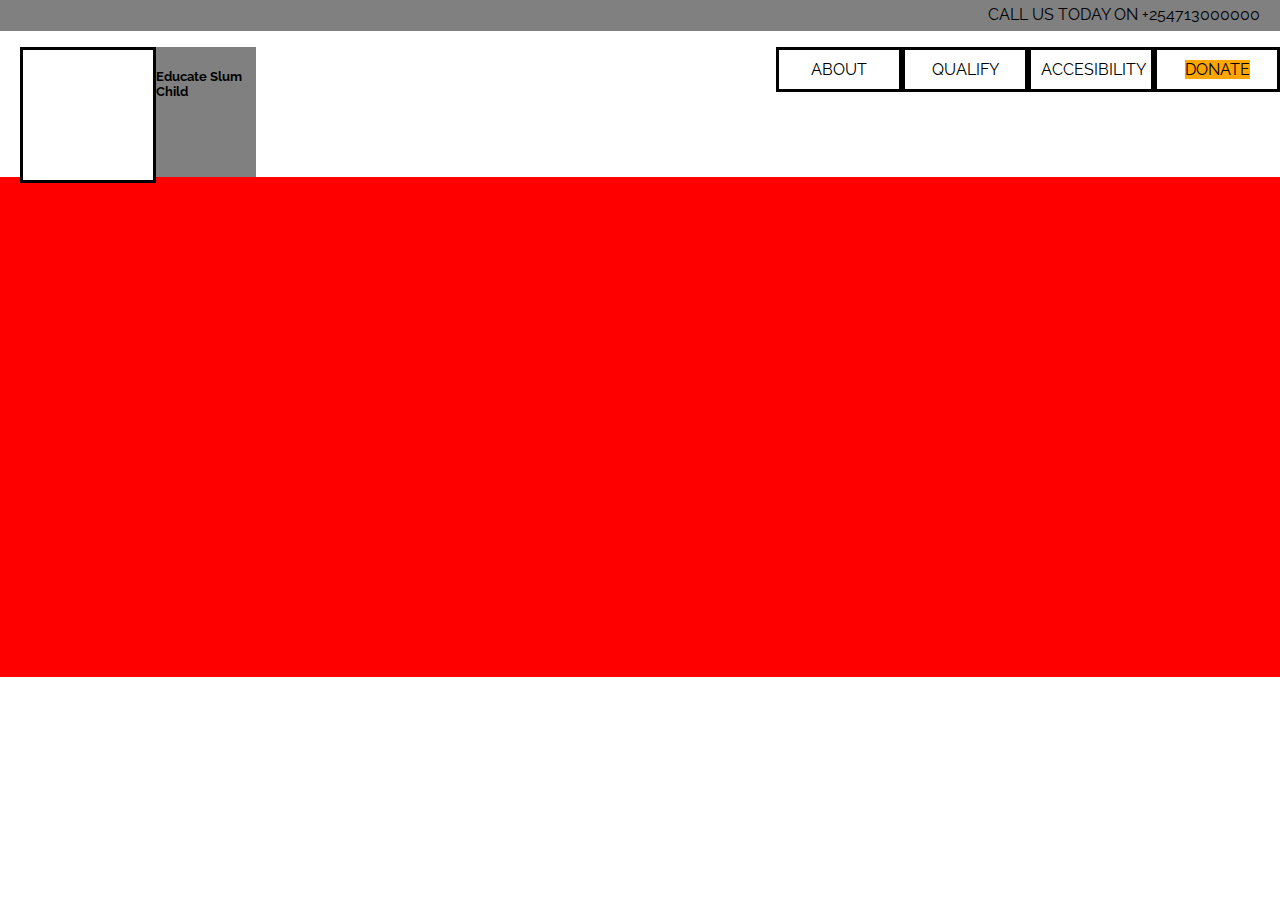
<file: pages/index.html>
<!DOCTYPE html>
<html>
    <head>
        <meta charset="utf-8">
        <title>EducateSlumChild</title>
        <link rel="stylesheet" href="../styles/style_index.css">
        <link href="https://fonts.googleapis.com/css?family=Raleway" rel="stylesheet">
        <script src="../scripts/script.js" charset="utf-8"></script>
    </head>
    <body>
        <div class="call_us">
            <span>CALL US TODAY ON +254713000000</span>
        </div>
        <div class="header">
            <div class="logo">
            </div>
            <div class="organisation">
                <h5>Educate Slum Child</h5>
            </div>
            <div class="links_in_header">
                <ul>
                    <li >
                        <a id="donate_button_header">DONATE</a>
                     </li>
                    <li>ACCESIBILITY</li>
                    <li>QUALIFY</li>
                    <li>ABOUT</li>
                </ul>
            </div>

        </div>
        <div class="slideshow_content">

        </div>
        <div class="who_we_are">
            <p></p>
        </div>
    </body>
</html>
</file>
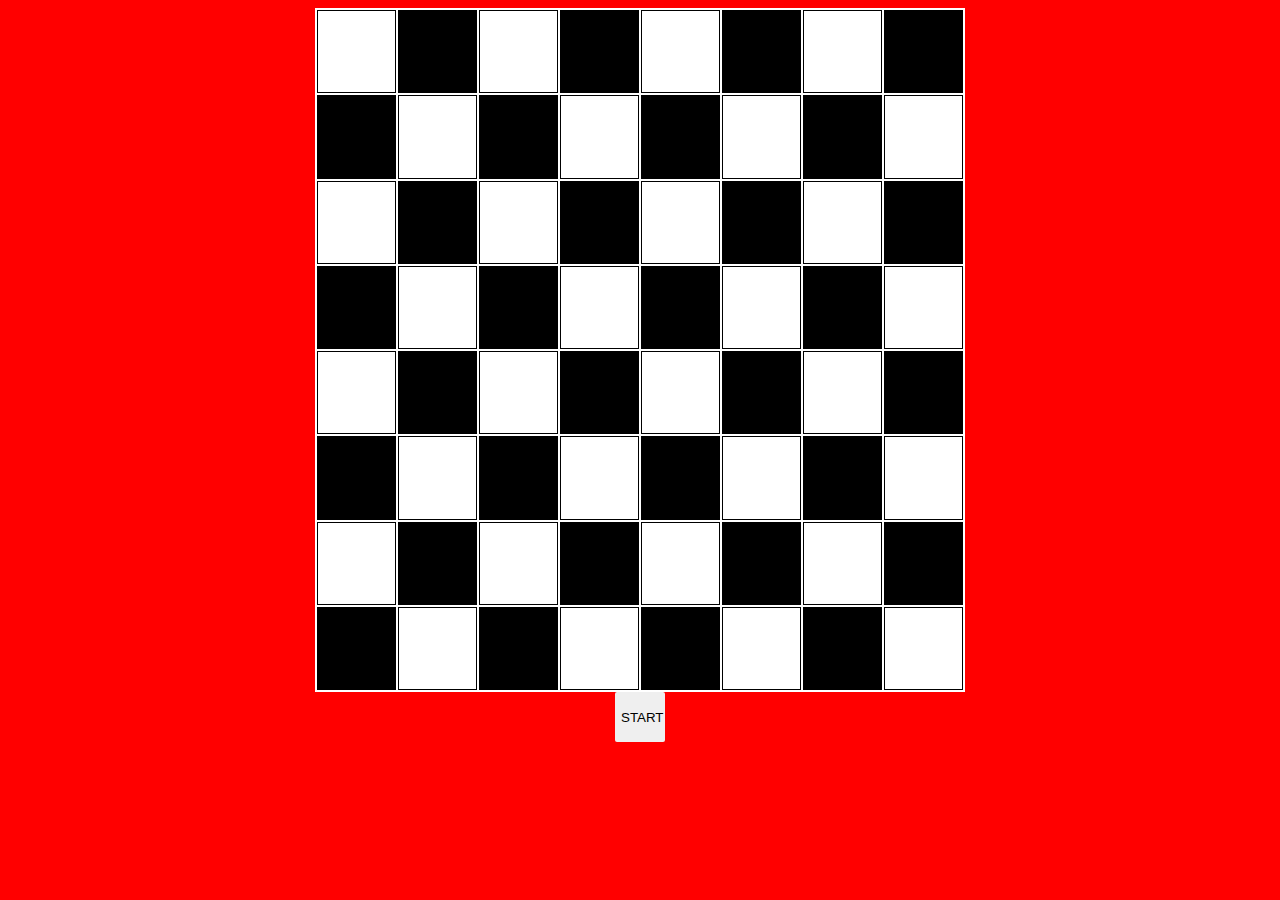
<file: pages/chess_board.html>
<!DOCTYPE html>
<html>
    <head>
        <meta charset="utf-8">
        <title>CHESSPERIMENT</title>
        <link rel="stylesheet" href="../styles/chess.css">
    </head>
    <body>
        <table>
            <tr><td></td> <td></td> <td></td> <td></td> <td></td> <td></td> <td></td> <td></td></tr>
            <tr><td></td> <td></td> <td></td> <td></td> <td></td> <td></td> <td></td> <td></td></tr>
            <tr><td></td> <td></td> <td></td> <td></td> <td></td> <td></td> <td></td> <td></td></tr>
            <tr><td></td> <td></td> <td></td> <td></td> <td></td> <td></td> <td></td> <td></td></tr>
            <tr><td></td> <td></td> <td></td> <td></td> <td></td> <td></td> <td></td> <td></td></tr>
            <tr><td></td> <td></td> <td></td> <td></td> <td></td> <td></td> <td></td> <td></td></tr>
            <tr><td></td> <td></td> <td></td> <td></td> <td></td> <td></td> <td></td> <td></td></tr>
            <tr><td></td> <td></td> <td></td> <td></td> <td></td> <td></td> <td></td> <td></td></tr>
        </table>
        <div class="button">
            <button type="button" name="Start">START</button>
        </div>
        <script src="https://ajax.googleapis.com/ajax/libs/jquery/3.4.0/jquery.min.js"></script>
        <script src="../scripts/moves.js"></script>

    </body>
</html>
</file>
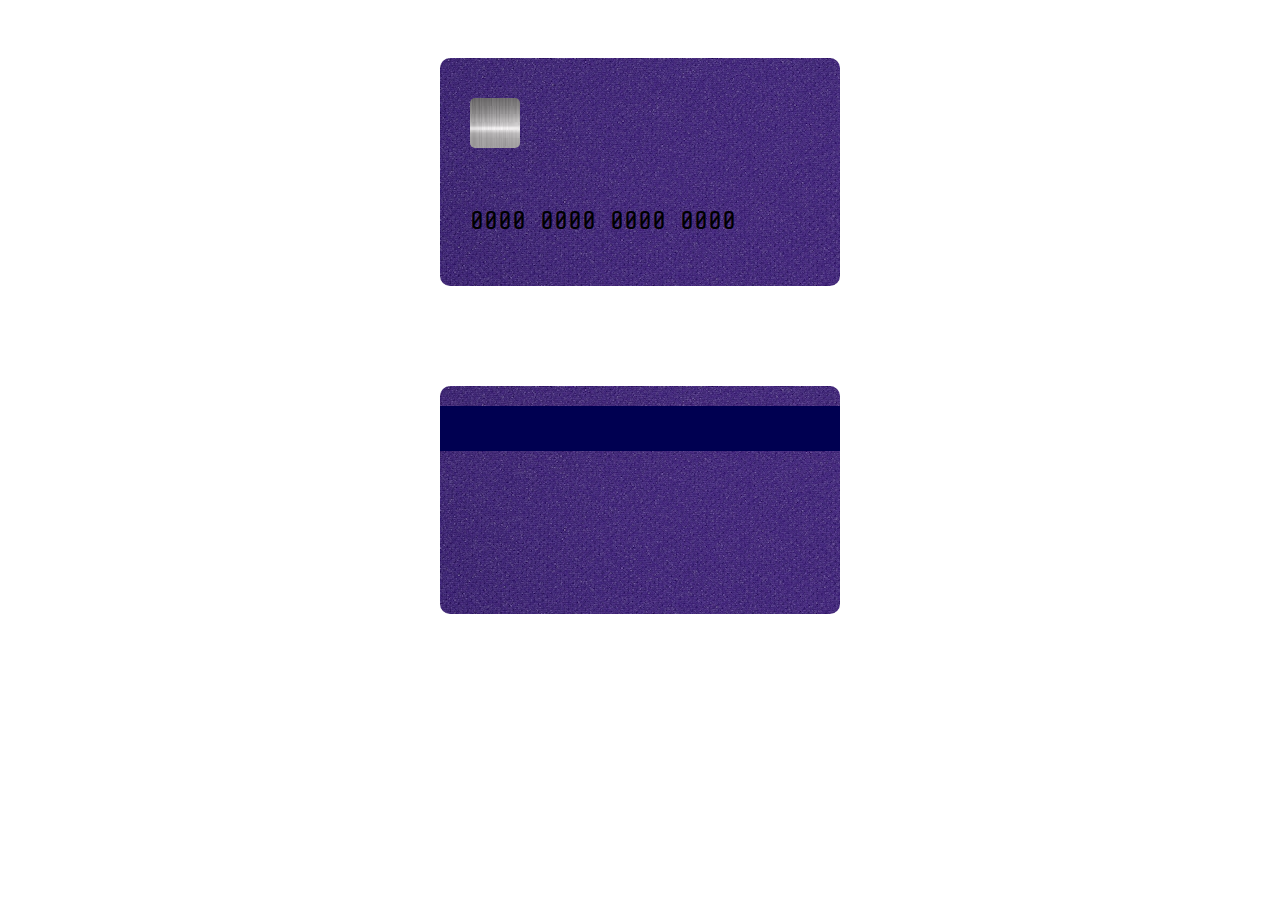
<file: pages/credit_card.html>
<!DOCTYPE html>
<html>
    <head>
        <meta charset="utf-8">
        <title>Credit Card</title>
        <link rel="stylesheet" href="../styles/credit_card_styles.css">
        <link href="https://fonts.googleapis.com/css?family=Share+Tech+Mono" rel="stylesheet">
    </head>
    <body><div class="credit_card">
        <div class="front_face">
            <div class="chip">
            </div>
            <div class="card_number">0000 0000 0000 0000

            </div>
        </div>
        <div class="back_face">
            <div class="strip">
            </div>

        </div>
    </div>

    </body>
</html>
</file>
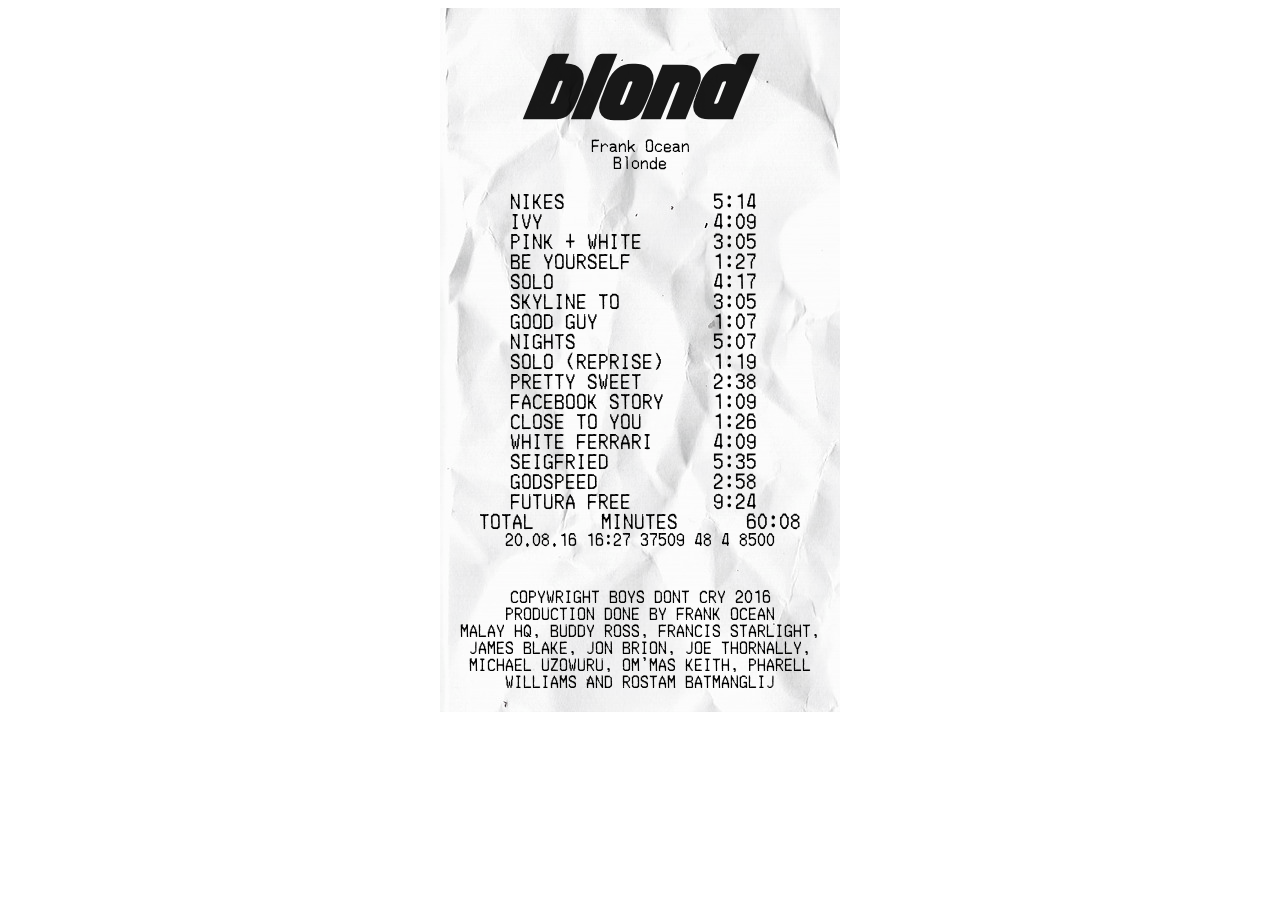
<file: pages/frank_ocean_receipts.html>
<!DOCTYPE html>
<html>
    <head>
        <meta charset="utf-8">
        <title>EducateSlumChild</title>
        <link rel="stylesheet" href="../styles/frankOcean.css">
        <script type="text/javascript" src="../scripts/script.js"></script>
        <script src="https://ajax.googleapis.com/ajax/libs/jquery/3.3.1/jquery.min.js"></script>
        <link href="https://fonts.googleapis.com/css?family=Lilita+One" rel="stylesheet">
    </head>
    <body>
        <div class="names_and_times">
            <br><br>
            <h2>blond</h2>
            <h5>Frank Ocean</h5>
            <h5>Blonde</h5>
            <br>
            <ul id="names">
                <li>NIKES</li>
                <li>IVY</li>
                <li>PINK + WHITE</li>
                <li>BE YOURSELF</li>
                <li>SOLO</li>
                <li>SKYLINE TO</li>
                <li>GOOD GUY</li>
                <li>NIGHTS</li>
                <li>SOLO (REPRISE)</li>
                <li>PRETTY SWEET</li>
                <li>FACEBOOK STORY</li>
                <li>CLOSE TO YOU</li>
                <li>WHITE FERRARI</li>
                <li>SEIGFRIED</li>
                <li>GODSPEED</li>
                <li>FUTURA FREE</li>
            </ul>
            <ul id="times">
                <li>5:14</li>
                <li>4:09</li>
                <li>3:05</li>
                <li>1:27</li>
                <li>4:17</li>
                <li>3:05</li>
                <li>1:07</li>
                <li>5:07</li>
                <li>1:19</li>
                <li>2:38</li>
                <li>1:09</li>
                <li>1:26</li>
                <li>4:09</li>
                <li>5:35</li>
                <li>2:58</li>
                <li>9:24</li>
            </ul>
            <div class="other_details"><br><br>
                <span>TOTAL</span><span>MINUTES</span><span>60:08</span>
                <h5>20.08.16 16:27 37509 48 4 8500</h5><br><br>
                <h5>COPYWRIGHT BOYS DONT CRY 2016</h5>
                <h5>PRODUCTION DONE BY FRANK OCEAN</h5>
                <h5>MALAY HQ, BUDDY ROSS, FRANCIS STARLIGHT, JAMES BLAKE, JON BRION, JOE THORNALLY, MICHAEL UZOWURU, OM'MAS KEITH, PHARELL WILLIAMS AND ROSTAM BATMANGLIJ</h5>


            </div>
        </div>


    </body>
</html>
</file>
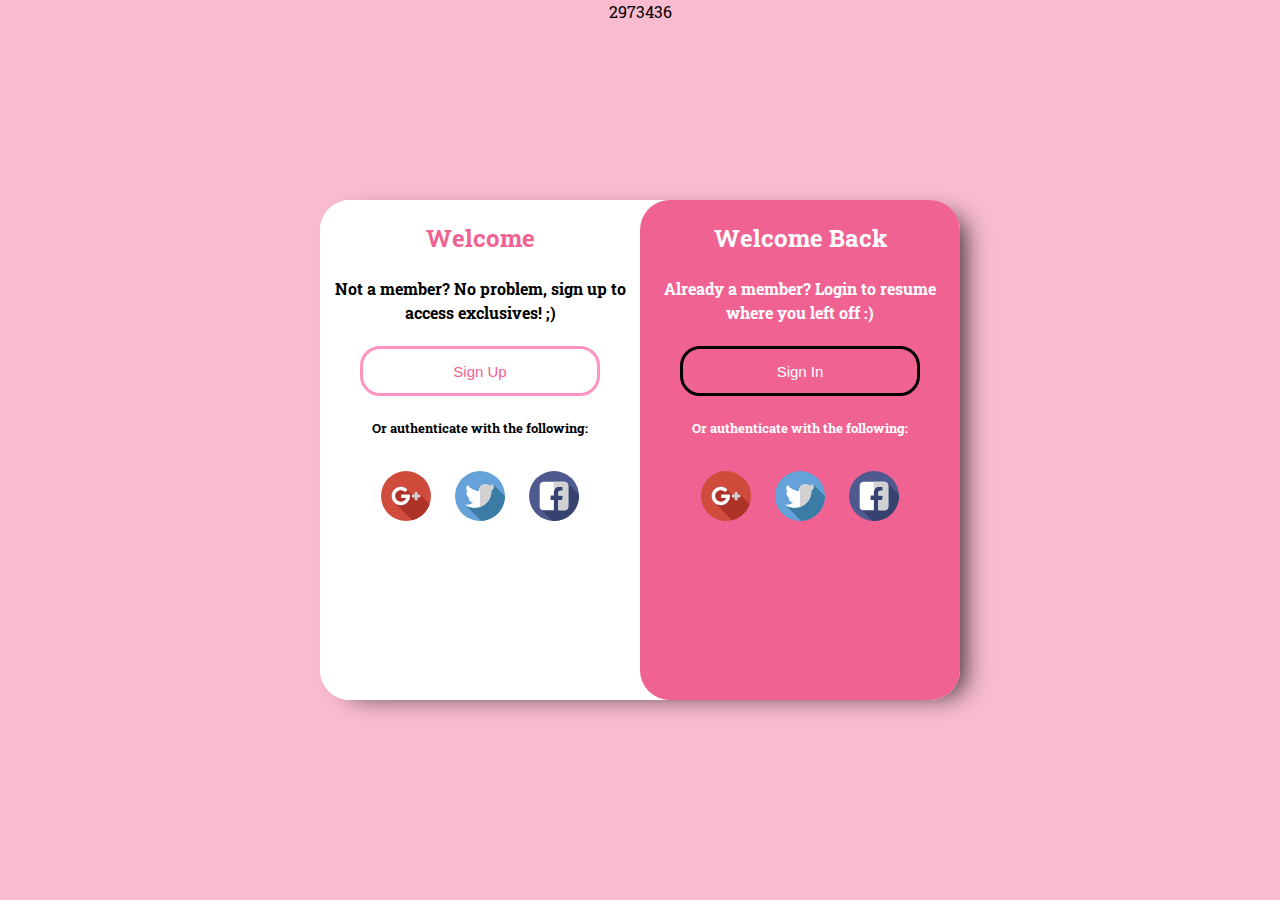
<file: pages/material_login.html>
<!DOCTYPE html>
<html lang="en">
<head>
    <meta charset="UTF-8">
    <meta name="viewport" content="width=device-width, initial-scale=1.0">
    <meta http-equiv="X-UA-Compatible" content="ie=edge">
    <link rel="stylesheet" href="../styles/material_login.css">
    <link href="https://fonts.googleapis.com/css?family=Roboto+Slab&display=swap" rel="stylesheet">

  <!--
          <link href="https://fonts.googleapis.com/css?family=Poppins&display=swap" rel="stylesheet"> 

  -->
    <title>Login to Home  </title>
</head>
<body>
    <div class="log">
        <div class="sign_up">
            <h2>Welcome</h2>
            <h4> Not a member? No problem, sign up to access exclusives! ;)</h4>
            <br><br>
            <button class="log_buttons">Sign Up</button>
            <br><br>
            <div class="alt_auth">
                <h5>Or authenticate with the following:</h5>
                <img src="../resources/icons/social_media_icons/svg/google-plus.svg" alt="google authentication">
                <img src="../resources/icons/social_media_icons/svg/twitter.svg" alt="twitter authentication">
                <img src="../resources/icons/social_media_icons/svg/facebook.svg" alt="facebook authentication">
            </div>


        </div>
        <div class="sign_in">
            <h2>Welcome Back</h2>
            <h4>Already a member? Login to resume where you left off :)</h4>
            <br><br>
            <button class="log_buttons">Sign In</button>
            <br><br>
            <div class="alt_auth">
                <h5>Or authenticate with the following:</h5>
                <img src="../resources/icons/social_media_icons/svg/google-plus.svg" alt="google authentication">
                <img src="../resources/icons/social_media_icons/svg/twitter.svg" alt="twitter authentication">
                <img src="../resources/icons/social_media_icons/svg/facebook.svg" alt="facebook authentication">
            </div>

        </div>
    </div>

    
</body>
</html>

2973436
</file>
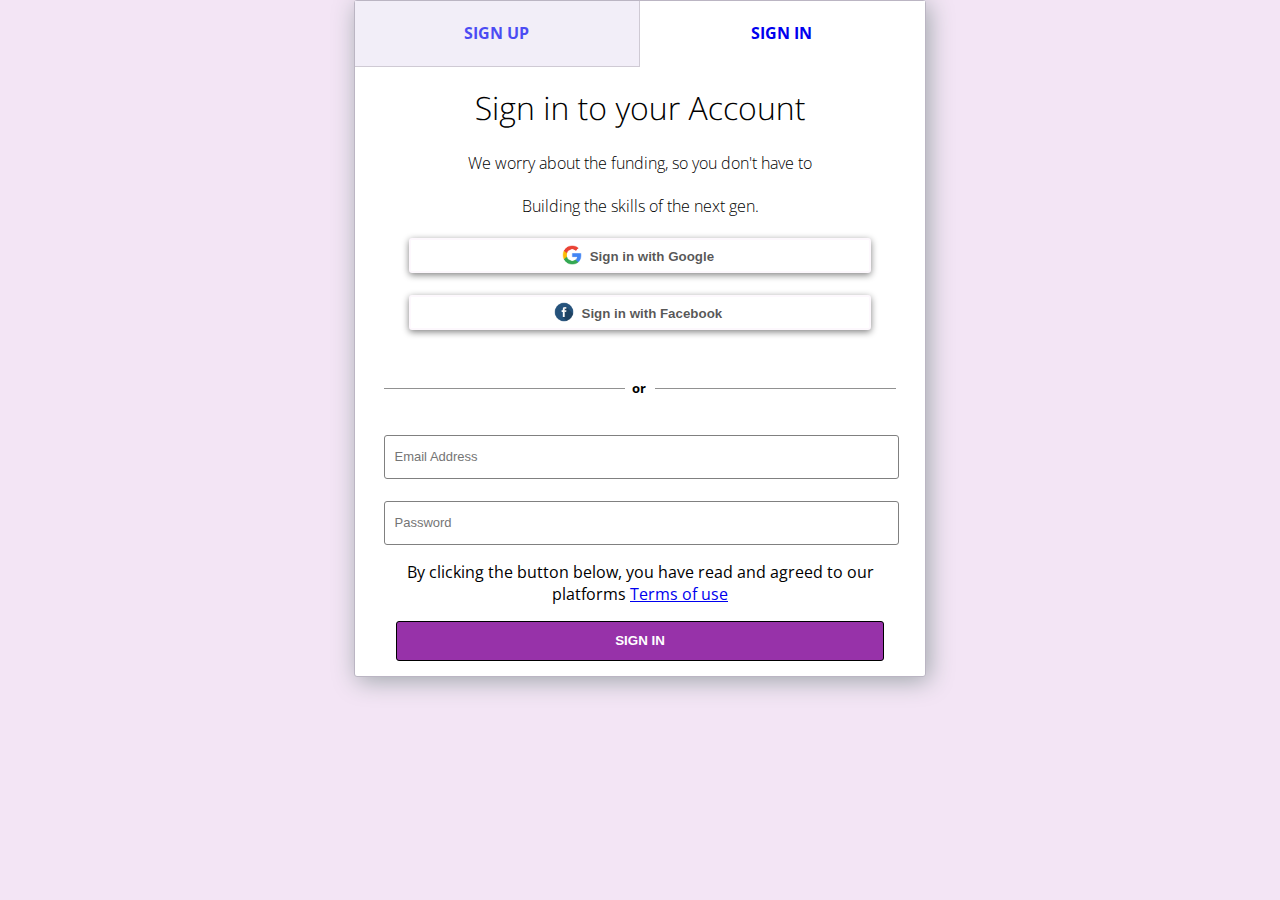
<file: pages/sign_in.html>
<!DOCTYPE html>
<html>
    <head>
        <meta charset="utf-8">
        <title>sign_in</title>
        <link rel="stylesheet" href="../styles/style_auth.css">
        <link href="https://fonts.googleapis.com/css?family=Open+Sans" rel="stylesheet">
    </head>
    <body id="sign_in_page">
        <div class="login_form">
            <div class="top_container">
                <div class="sign_in_button"><a href="sign_up.html"><b>SIGN UP</b></a></div>
                <div class="sign_up_button"><a href="sign_in.html"><b>SIGN IN</b></a></div>
            </div>
            <form>
            <div class="details_section">
                <h1>Sign in to your Account</h1>
                <h4>We worry about the funding, so you don't have to</h4>
                <h4>Building the skills of the next gen.</h4>
                <div class="org_sign_in_buttons">
                    <button type="button" name="button"><img src="../resources/google_favicon.png" alt="butterfly icon"> <b>Sign in with Google</b></button><br><br>
                    <button type="button" name="button"><img src="../resources/facebook_favicon.png" alt=" earth"> <b>Sign in with Facebook</b> </button>
                </div><br>
                <div class="separator_line">
                    <hr>
                </div>
                <div class="separator_text">
                    <h5>or</h5>
                </div>
                <div class="separator_line">
                    <hr>
                </div>
                <br><br>

                <input type="text" placeholder="Email Address"><br><br>
                <input type="password" placeholder="Password">
                <p>By clicking the button below, you have read and agreed to our platforms <a href="#">Terms of use</a></p>
                <div class="final_entry_button">
                    <button type="button" name="button"> <b>SIGN IN</b> </button>
                </div>
            </div>
            </form>
        </div>
    </body>
</html>
</file>
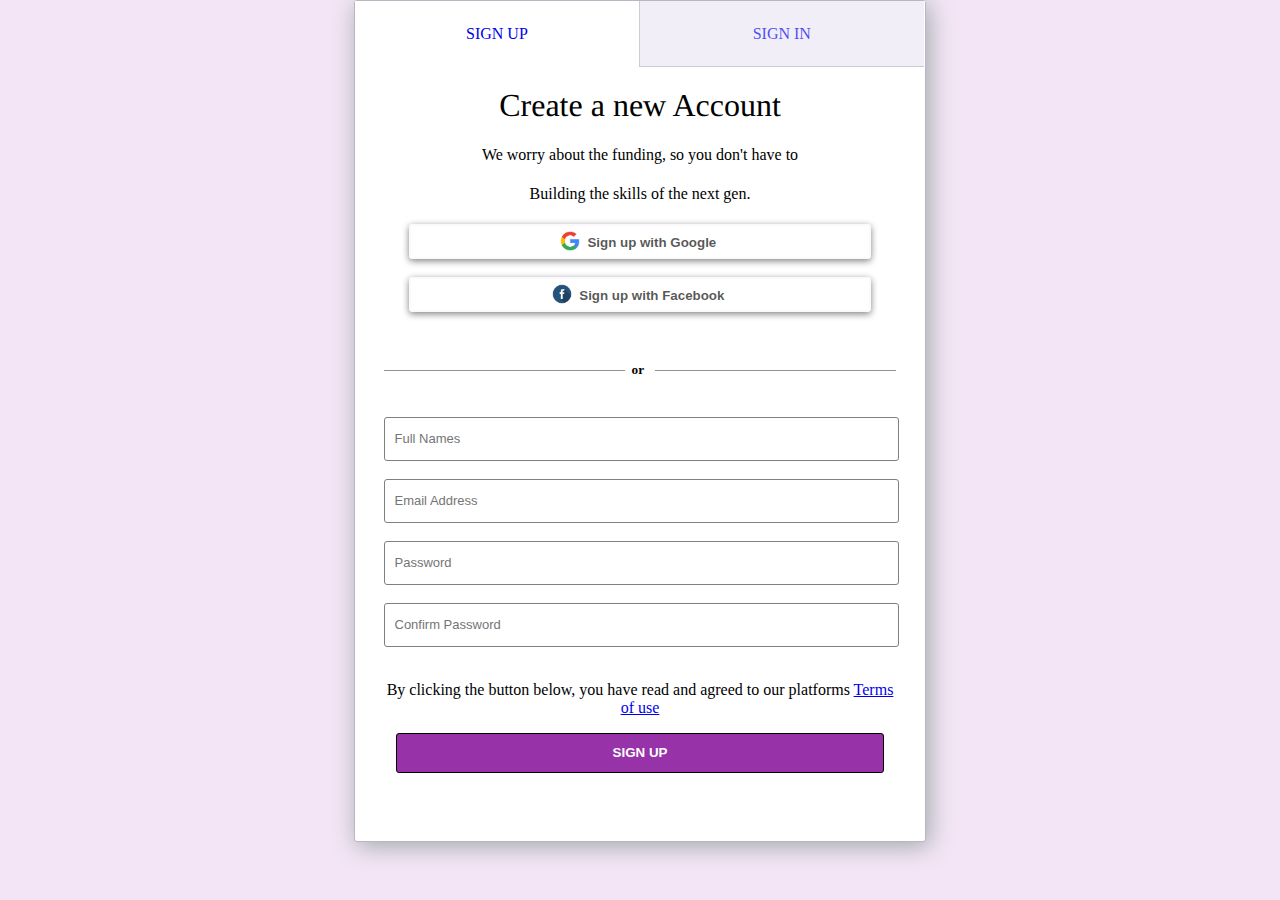
<file: pages/sign_up.html>
<!DOCTYPE html>
<html>
    <head>
        <meta charset="utf-8">
        <title>sign_in</title>
        <link rel="stylesheet" href="../styles/style_auth.css">
        <link href="https://fonts.googleapis.com/css?family=Lilita+One" rel="stylesheet">
        <link href="https://fonts.googleapis.com/css?family=Ubuntu" rel="stylesheet">
    </head>
    <body id="sign_up_page">
        <div class="login_form">
            <div class="top_container">
                <div class="sign_in_button"><a href="sign_up.html">SIGN UP</a></div>
                <div class="sign_up_button"><a href="sign_in.html">SIGN IN</a></div>
            </div>
            <form >
            <div class="details_section">
                <h1>Create a new Account</h1>
                <h4>We worry about the funding, so you don't have to</h4>
                <h4>Building the skills of the next gen.</h4>
                <div class="org_sign_in_buttons">
                    <button type="button" name="button"><img src="../resources/google_favicon.png" alt="butterfly icon"> <b>Sign up with Google</b></button><br><br>
                    <button type="button" name="button"><img src="../resources/facebook_favicon.png" alt=" earth"> <b>Sign up with Facebook</b> </button>
                </div><br>
                <div class="separator_line">
                    <hr>
                </div>
                <div class="separator_text">
                    <h5>or</h5>
                </div>
                <div class="separator_line">
                    <hr>
                </div>
                <br><br>
                <input type="text" placeholder="Full Names"><br><br>
                <input type="text" placeholder="Email Address"><br><br>
                <input type="password" placeholder="Password"><br><br>
                <input type="password" placeholder="Confirm Password"><br><br>
                <p>By clicking the button below, you have read and agreed to our platforms <a href="#">Terms of use</a></p>
                <div class="final_entry_button">
                    <button type="button" name="button"> <b>SIGN UP</b> </button>
                </div>
            </div>
            </form>

        </div>
    </body>
</html>
</file>
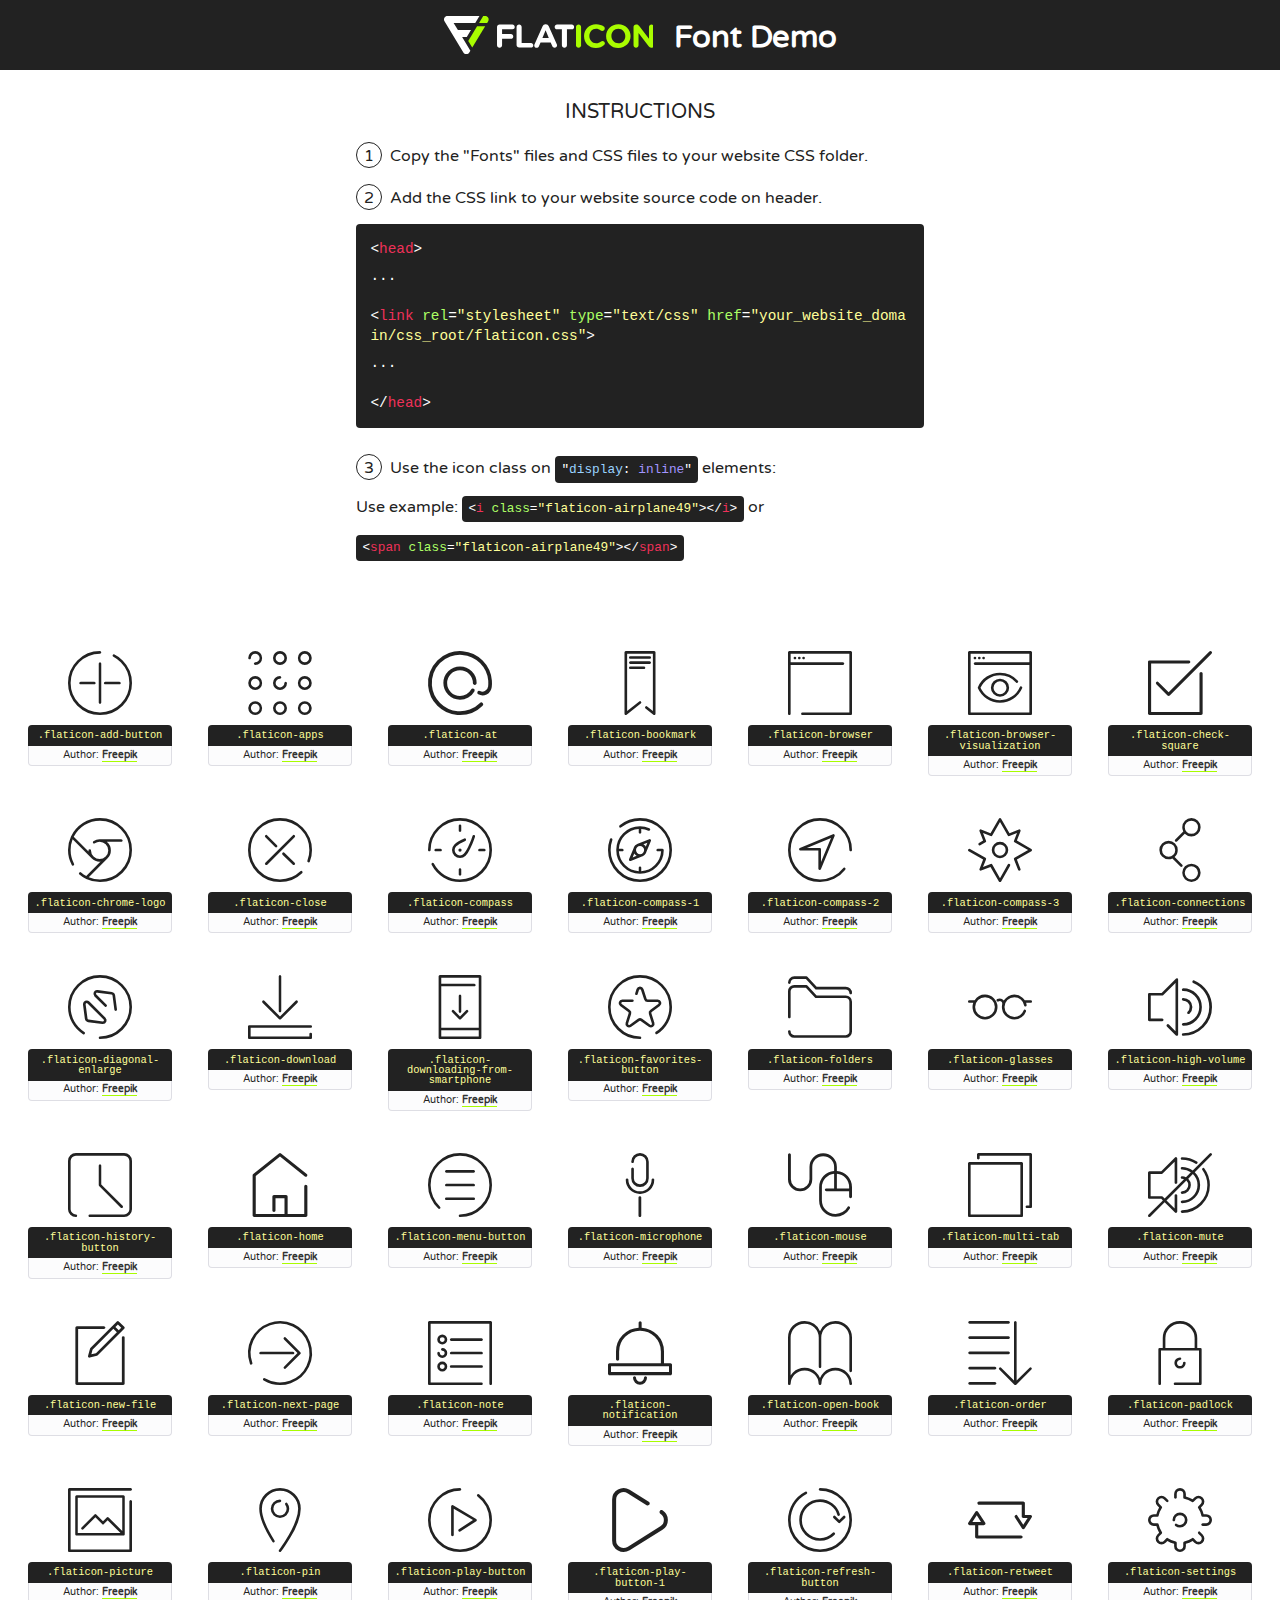
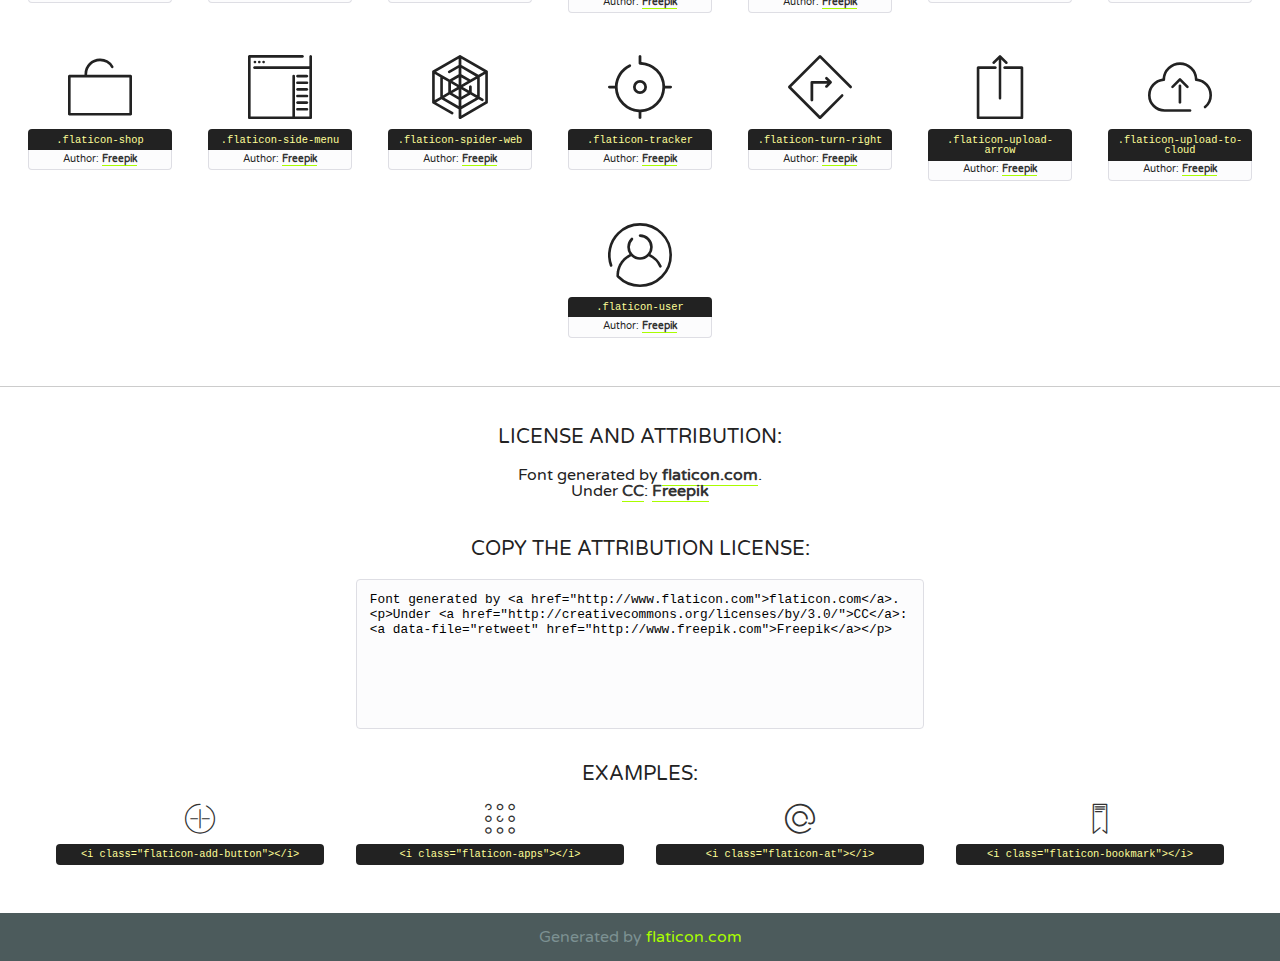
<file: resources/icons/web_navigation_icons/font/flaticon.html>
<!DOCTYPE html>
<!--
  Flaticon icon font: Flaticon
  Creation date: 22/06/2016 15:29
-->
<html>
<!DOCTYPE html>
<html>

<head>
    <title>Flaticon WebFont</title>
    <link href="http://fonts.googleapis.com/css?family=Varela+Round" rel="stylesheet" type="text/css" />
    <link rel="stylesheet" type="text/css" href="flaticon.css">
    <meta charset="UTF-8">
    <style>
    html, body, div, span, applet, object, iframe,
    h1, h2, h3, h4, h5, h6, p, blockquote, pre,
    a, abbr, acronym, address, big, cite, code,
    del, dfn, em, img, ins, kbd, q, s, samp,
    small, strike, strong, sub, sup, tt, var,
    b, u, i, center,
    dl, dt, dd, ol, ul, li,
    fieldset, form, label, legend,
    table, caption, tbody, tfoot, thead, tr, th, td,
    article, aside, canvas, details, embed, 
    figure, figcaption, footer, header, hgroup, 
    menu, nav, output, ruby, section, summary,
    time, mark, audio, video {
        margin: 0;
        padding: 0;
        border: 0;
        font-size: 100%;
        font: inherit;
        vertical-align: baseline;
    }
    /* HTML5 display-role reset for older browsers */
    article, aside, details, figcaption, figure, 
    footer, header, hgroup, menu, nav, section {
        display: block;
    }
    body {
        line-height: 1;
    }
    ol, ul {
        list-style: none;
    }
    blockquote, q {
        quotes: none;
    }
    blockquote:before, blockquote:after,
    q:before, q:after {
        content: '';
        content: none;
    }
    table {
        border-collapse: collapse;
        border-spacing: 0;
    }
    body {
        font-family: 'Varela Round', Helvetica, Arial, sans-serif;
        font-size: 16px;
        color: #222;
    }
    a {
        color: #333;
        border-bottom: 1px solid #a9fd00;
        font-weight: bold;
        text-decoration: none;
    }
    * {
        -moz-box-sizing: border-box;
        -webkit-box-sizing: border-box;
        box-sizing: border-box;
        margin: 0;
        padding: 0;
    }
    [class^="flaticon-"]:before, [class*=" flaticon-"]:before, [class^="flaticon-"]:after, [class*=" flaticon-"]:after {
        font-family: Flaticon;
        font-size: 30px;
        font-style: normal;
        margin-left: 20px;
        color: #333;
    }
    .wrapper {
        max-width: 600px;
        margin: auto;
        padding: 0 1em;
    }
    .title {
        font-size: 1.25em;
        text-align: center;
        margin-bottom: 1em;
        text-transform: uppercase;
    }
    header {
        text-align: center;
        background-color: #222;
        color: #fff;
        padding: 1em;
    }
    header .logo {
        width: 210px;
        height: 38px;
        display: inline-block;
        vertical-align: middle;
        margin-right: 1em;
        border: none;
    }
    header strong {
        font-size: 1.95em;
        font-weight: bold;
        vertical-align: middle;
        margin-top: 5px;
        display: inline-block;
    }
    .demo {
        margin: 2em auto;
        line-height: 1.25em;
    }
    .demo ul li {
        margin-bottom: 1em;
    }
    .demo ul li .num {
        color: #222;
        border-radius: 20px;
        display: inline-block;
        width: 26px;
        padding: 3px;
        height: 26px;
        text-align: center;
        margin-right: 0.5em;
        border: 1px solid #222;
    }
    .demo ul li code {
        background-color: #222;
        border-radius: 4px;
        padding: 0.25em 0.5em;
        display: inline-block;
        color: #fff;
        font-family: Consolas,Monaco,Lucida Console,Liberation Mono,DejaVu Sans Mono,Bitstream Vera Sans Mono,Courier New, monospace;
        font-weight: lighter;
        margin-top: 1em;
        font-size: 0.8em;
        word-break: break-all;
    }
    .demo ul li code.big {
        padding: 1em;
        font-size: 0.9em;
    }
    .demo ul li code .red {
        color: #EF3159;
    }
    .demo ul li code .green {
        color: #ACFF65;
    }
    .demo ul li code .yellow {
        color: #FFFF99;
    }
    .demo ul li code .blue {
        color: #99D3FF;
    }
    .demo ul li code .purple {
        color: #A295FF;
    }
    .demo ul li code .dots {
        margin-top: 0.5em;
        display: block;
    }
    #glyphs {
        border-bottom: 1px solid #ccc;
        padding: 2em 0;
        text-align: center;
    }
    .glyph {
        display: inline-block;
        width: 9em;
        margin: 1em;
        text-align: center;
        vertical-align: top;
        background: #FFF;
    }
    .glyph .glyph-icon {
        padding: 10px;
        display: block;
        font-family:"Flaticon";
        font-size: 64px;
        line-height: 1;
    }
    .glyph .glyph-icon:before {
        font-size: 64px;
        color: #222;
        margin-left: 0;
    }
    .class-name {
        font-size: 0.65em;
        background-color: #222;
        color: #fff;
        border-radius: 4px 4px 0 0;
        padding: 0.5em;
        color: #FFFF99;
        font-family: Consolas,Monaco,Lucida Console,Liberation Mono,DejaVu Sans Mono,Bitstream Vera Sans Mono,Courier New, monospace;
    }
    .author-name {
        font-size: 0.6em;
        background-color: #fcfcfd;
        border: 1px solid #DEDEE4;
        border-top: 0;
        border-radius: 0 0 4px 4px;
        padding: 0.5em;
    }
    .class-name:last-child {
        font-size: 10px;
        color:#888;
    }
    .class-name:last-child a {
        font-size: 10px;
        color:#555;
    }
    .class-name:last-child a:hover {
        color:#a9fd00;
    }
    .glyph > input {
        display: block;
        width: 100px;
        margin: 5px auto;
        text-align: center;
        font-size: 12px;
        cursor: text;
    }
    .glyph > input.icon-input {
        font-family:"Flaticon";
        font-size: 16px;
        margin-bottom: 10px;
    }
    .attribution .title {
        margin-top: 2em;
    }
    .attribution textarea {
        background-color: #fcfcfd;
        padding: 1em;
        border: none;
        box-shadow: none;
        border: 1px solid #DEDEE4;
        border-radius: 4px;
        resize: none;
        width: 100%;
        height: 150px;
        font-size: 0.8em;
        font-family: Consolas,Monaco,Lucida Console,Liberation Mono,DejaVu Sans Mono,Bitstream Vera Sans Mono,Courier New, monospace;
        -webkit-appearance: none;
    }
    .iconsuse {
        margin: 2em auto;
        text-align: center;
        max-width: 1200px;
    }
    .iconsuse:after {
        content: '';
        display: table;
        clear: both;
    }
    .iconsuse .image {
        float: left;
        width: 25%;
        padding: 0 1em;
    }
    .iconsuse .image p {
        margin-bottom: 1em;
    }
    .iconsuse .image span {
        display: block;
        font-size: 0.65em;
        background-color: #222;
        color: #fff;
        border-radius: 4px;
        padding: 0.5em;
        color: #FFFF99;
        margin-top: 1em;
        font-family: Consolas,Monaco,Lucida Console,Liberation Mono,DejaVu Sans Mono,Bitstream Vera Sans Mono,Courier New, monospace;
    }
    #footer {
        text-align: center;
        background-color: #4C5B5C;
        color: #7c9192;
        padding: 1em;
    }
    #footer a {
        border: none;
        color: #a9fd00;
        font-weight: normal;
    }
    @media (max-width: 960px) {
        .iconsuse .image {
            width: 50%;
        }
    }
    @media (max-width: 560px) {
        .iconsuse .image {
            width: 100%;
        }
    }
    </style>
</head>

<body class="characters-off">

    <header>
        <a href="http://www.flaticon.com" target="_blank" class="logo">
            <svg version="1.1" xmlns="http://www.w3.org/2000/svg" xmlns:xlink="http://www.w3.org/1999/xlink" xmlns:a="http://ns.adobe.com/AdobeSVGViewerExtensions/3.0/" viewBox="0 0 560.875 102.036" enable-background="new 0 0 560.875 102.036" xml:space="preserve">
                <defs>
                </defs>
                <g>
                    <g class="letters">
                        <path fill="#ffffff" d="M141.596,29.675c0-3.777,2.985-6.767,6.764-6.767h34.438c3.426,0,6.15,2.728,6.15,6.15
                        c0,3.43-2.724,6.149-6.15,6.149h-27.674v13.091h23.719c3.429,0,6.151,2.724,6.151,6.15c0,3.43-2.723,6.149-6.151,6.149h-23.719
                        v17.574c0,3.773-2.986,6.761-6.764,6.761c-3.779,0-6.764-2.989-6.764-6.761V29.675z"></path>
                        <path fill="#ffffff" d="M193.844,29.149c0-3.781,2.985-6.767,6.764-6.767c3.776,0,6.763,2.985,6.763,6.767v42.957h25.039
                        c3.426,0,6.149,2.726,6.149,6.153c0,3.425-2.723,6.15-6.149,6.15h-31.802c-3.779,0-6.764-2.986-6.764-6.768V29.149z"></path>
                        <path fill="#ffffff" d="M241.891,75.71l21.438-48.407c1.492-3.341,4.215-5.357,7.906-5.357h0.792
                        c3.686,0,6.323,2.017,7.815,5.357l21.439,48.407c0.436,0.967,0.701,1.845,0.701,2.723c0,3.602-2.809,6.501-6.414,6.501
                        c-3.161,0-5.269-1.845-6.499-4.655l-4.132-9.661h-27.059l-4.301,10.102c-1.144,2.631-3.426,4.214-6.237,4.214
                        c-3.517,0-6.24-2.81-6.24-6.325C241.1,77.64,241.451,76.677,241.891,75.71z M279.932,58.666l-8.521-20.297l-8.526,20.297H279.932
                        z"></path>
                        <path fill="#ffffff" d="M314.864,35.387H301.86c-3.429,0-6.239-2.813-6.239-6.238c0-3.429,2.811-6.24,6.239-6.24h39.533
                        c3.426,0,6.237,2.811,6.237,6.24c0,3.425-2.811,6.238-6.237,6.238h-13.001v42.785c0,3.773-2.99,6.761-6.764,6.761
                        c-3.779,0-6.764-2.989-6.764-6.761V35.387z"></path>
                        <path fill="#A9FD00" d="M352.615,29.149c0-3.781,2.985-6.767,6.767-6.767c3.774,0,6.761,2.985,6.761,6.767v49.024
                        c0,3.773-2.987,6.761-6.761,6.761c-3.781,0-6.767-2.989-6.767-6.761V29.149z"></path>
                        <path fill="#A9FD00" d="M374.132,53.836v-0.179c0-17.481,13.178-31.801,32.065-31.801c9.22,0,15.459,2.458,20.557,6.238
                        c1.402,1.054,2.637,2.985,2.637,5.357c0,3.692-2.985,6.59-6.681,6.59c-1.845,0-3.071-0.702-4.044-1.319
                        c-3.776-2.813-7.729-4.393-12.562-4.393c-10.364,0-17.831,8.611-17.831,19.154v0.173c0,10.542,7.291,19.329,17.831,19.329
                        c5.715,0,9.492-1.756,13.359-4.834c1.049-0.874,2.458-1.491,4.039-1.491c3.429,0,6.325,2.813,6.325,6.236
                        c0,2.106-1.056,3.78-2.282,4.834c-5.539,4.834-12.036,7.733-21.878,7.733C387.572,85.464,374.132,71.493,374.132,53.836z"></path>
                        <path fill="#A9FD00" d="M433.009,53.836v-0.179c0-17.481,13.79-31.801,32.766-31.801c18.981,0,32.592,14.143,32.592,31.628v0.173
                        c0,17.483-13.785,31.807-32.769,31.807C446.625,85.464,433.009,71.32,433.009,53.836z M484.224,53.836v-0.179
                        c0-10.539-7.725-19.326-18.626-19.326c-10.893,0-18.449,8.611-18.449,19.154v0.173c0,10.542,7.73,19.329,18.626,19.329
                        C476.676,72.986,484.224,64.378,484.224,53.836z"></path>
                        <path fill="#A9FD00" d="M506.233,29.321c0-3.774,2.99-6.763,6.767-6.763h1.401c3.252,0,5.183,1.583,7.029,3.953l26.093,34.265
                        V29.059c0-3.692,2.99-6.677,6.681-6.677c3.683,0,6.671,2.985,6.671,6.677v48.934c0,3.78-2.987,6.765-6.764,6.765h-0.436
                        c-3.257,0-5.188-1.581-7.034-3.953l-27.056-35.492v32.944c0,3.687-2.985,6.676-6.678,6.676c-3.683,0-6.673-2.989-6.673-6.676
                        V29.321z"></path>
                    </g>
                    <g class="insignia">
                        <path fill="#ffffff" d="M48.372,56.137h12.517l11.156-18.537H37.186L25.688,18.539h57.825L94.668,0H9.271
                        C5.925,0,2.842,1.801,1.198,4.716c-1.644,2.907-1.593,6.482,0.134,9.343l50.38,83.501c1.678,2.781,4.689,4.476,7.938,4.476
                        c3.246,0,6.257-1.695,7.935-4.476l2.898-4.804L48.372,56.137z"></path>
                        <g class="i">
                            <path fill="#A9FD00" d="M93.575,18.539h0.031v0.004l21.652,0.004l2.705-4.488c1.727-2.861,1.778-6.436,0.133-9.343
                            C116.454,1.801,113.371,0,110.026,0h-5.294L93.575,18.539z"></path>
                            <polygon fill="#A9FD00" points="88.291,27.356 64.725,66.486 75.519,84.404 109.942,27.356"></polygon>
                        </g>
                    </g>
                </g>
            </svg>
        </a>
        <strong>Font Demo</strong>
    </header>


    <section class="demo wrapper">

        <p class="title">Instructions</p>

        <ul>
            <li>
                <span class="num">1</span>Copy the "Fonts" files and CSS files to your website CSS folder.
            </li>
            <li>
                <span class="num">2</span>Add the CSS link to your website source code on header.
                <code class="big">
                    &lt;<span class="red">head</span>&gt;
                    <br/><span class="dots">...</span>
                    <br/>&lt;<span class="red">link</span> <span class="green">rel</span>=<span class="yellow">"stylesheet"</span> <span class="green">type</span>=<span class="yellow">"text/css"</span> <span class="green">href</span>=<span class="yellow">"your_website_domain/css_root/flaticon.css"</span>&gt;
                    <br/><span class="dots">...</span>
                    <br/>&lt;/<span class="red">head</span>&gt;
                </code>
            </li>

            <li>
                <p>
                    <span class="num">3</span>Use the icon class on <code>"<span class="blue">display</span>:<span class="purple"> inline</span>"</code> elements:
                    <br />
                    Use example: <code>&lt;<span class="red">i</span> <span class="green">class</span>=<span class="yellow">&quot;flaticon-airplane49&quot;</span>&gt;&lt;/<span class="red">i</span>&gt;</code> or <code>&lt;<span class="red">span</span> <span class="green">class</span>=<span class="yellow">&quot;flaticon-airplane49&quot;</span>&gt;&lt;/<span class="red">span</span>&gt;</code>
            </li>
        </ul>

    </section>




   <section id="glyphs">          
    
      
        <div class="glyph"><div class="glyph-icon flaticon-add-button"></div>
            <div class="class-name">.flaticon-add-button</div>
            <div class="author-name">Author: <a data-file="add-button" href="http://www.freepik.com">Freepik</a> </div> 
        </div>        
        
        <div class="glyph"><div class="glyph-icon flaticon-apps"></div>
            <div class="class-name">.flaticon-apps</div>
            <div class="author-name">Author: <a data-file="apps" href="http://www.freepik.com">Freepik</a> </div> 
        </div>        
        
        <div class="glyph"><div class="glyph-icon flaticon-at"></div>
            <div class="class-name">.flaticon-at</div>
            <div class="author-name">Author: <a data-file="at" href="http://www.freepik.com">Freepik</a> </div> 
        </div>        
        
        <div class="glyph"><div class="glyph-icon flaticon-bookmark"></div>
            <div class="class-name">.flaticon-bookmark</div>
            <div class="author-name">Author: <a data-file="bookmark" href="http://www.freepik.com">Freepik</a> </div> 
        </div>        
        
        <div class="glyph"><div class="glyph-icon flaticon-browser"></div>
            <div class="class-name">.flaticon-browser</div>
            <div class="author-name">Author: <a data-file="browser" href="http://www.freepik.com">Freepik</a> </div> 
        </div>        
        
        <div class="glyph"><div class="glyph-icon flaticon-browser-visualization"></div>
            <div class="class-name">.flaticon-browser-visualization</div>
            <div class="author-name">Author: <a data-file="browser-visualization" href="http://www.freepik.com">Freepik</a> </div> 
        </div>        
        
        <div class="glyph"><div class="glyph-icon flaticon-check-square"></div>
            <div class="class-name">.flaticon-check-square</div>
            <div class="author-name">Author: <a data-file="check-square" href="http://www.freepik.com">Freepik</a> </div> 
        </div>        
        
        <div class="glyph"><div class="glyph-icon flaticon-chrome-logo"></div>
            <div class="class-name">.flaticon-chrome-logo</div>
            <div class="author-name">Author: <a data-file="chrome-logo" href="http://www.freepik.com">Freepik</a> </div> 
        </div>        
        
        <div class="glyph"><div class="glyph-icon flaticon-close"></div>
            <div class="class-name">.flaticon-close</div>
            <div class="author-name">Author: <a data-file="close" href="http://www.freepik.com">Freepik</a> </div> 
        </div>        
        
        <div class="glyph"><div class="glyph-icon flaticon-compass"></div>
            <div class="class-name">.flaticon-compass</div>
            <div class="author-name">Author: <a data-file="compass" href="http://www.freepik.com">Freepik</a> </div> 
        </div>        
        
        <div class="glyph"><div class="glyph-icon flaticon-compass-1"></div>
            <div class="class-name">.flaticon-compass-1</div>
            <div class="author-name">Author: <a data-file="compass-1" href="http://www.freepik.com">Freepik</a> </div> 
        </div>        
        
        <div class="glyph"><div class="glyph-icon flaticon-compass-2"></div>
            <div class="class-name">.flaticon-compass-2</div>
            <div class="author-name">Author: <a data-file="compass-2" href="http://www.freepik.com">Freepik</a> </div> 
        </div>        
        
        <div class="glyph"><div class="glyph-icon flaticon-compass-3"></div>
            <div class="class-name">.flaticon-compass-3</div>
            <div class="author-name">Author: <a data-file="compass-3" href="http://www.freepik.com">Freepik</a> </div> 
        </div>        
        
        <div class="glyph"><div class="glyph-icon flaticon-connections"></div>
            <div class="class-name">.flaticon-connections</div>
            <div class="author-name">Author: <a data-file="connections" href="http://www.freepik.com">Freepik</a> </div> 
        </div>        
        
        <div class="glyph"><div class="glyph-icon flaticon-diagonal-enlarge"></div>
            <div class="class-name">.flaticon-diagonal-enlarge</div>
            <div class="author-name">Author: <a data-file="diagonal-enlarge" href="http://www.freepik.com">Freepik</a> </div> 
        </div>        
        
        <div class="glyph"><div class="glyph-icon flaticon-download"></div>
            <div class="class-name">.flaticon-download</div>
            <div class="author-name">Author: <a data-file="download" href="http://www.freepik.com">Freepik</a> </div> 
        </div>        
        
        <div class="glyph"><div class="glyph-icon flaticon-downloading-from-smartphone"></div>
            <div class="class-name">.flaticon-downloading-from-smartphone</div>
            <div class="author-name">Author: <a data-file="downloading-from-smartphone" href="http://www.freepik.com">Freepik</a> </div> 
        </div>        
        
        <div class="glyph"><div class="glyph-icon flaticon-favorites-button"></div>
            <div class="class-name">.flaticon-favorites-button</div>
            <div class="author-name">Author: <a data-file="favorites-button" href="http://www.freepik.com">Freepik</a> </div> 
        </div>        
        
        <div class="glyph"><div class="glyph-icon flaticon-folders"></div>
            <div class="class-name">.flaticon-folders</div>
            <div class="author-name">Author: <a data-file="folders" href="http://www.freepik.com">Freepik</a> </div> 
        </div>        
        
        <div class="glyph"><div class="glyph-icon flaticon-glasses"></div>
            <div class="class-name">.flaticon-glasses</div>
            <div class="author-name">Author: <a data-file="glasses" href="http://www.freepik.com">Freepik</a> </div> 
        </div>        
        
        <div class="glyph"><div class="glyph-icon flaticon-high-volume"></div>
            <div class="class-name">.flaticon-high-volume</div>
            <div class="author-name">Author: <a data-file="high-volume" href="http://www.freepik.com">Freepik</a> </div> 
        </div>        
        
        <div class="glyph"><div class="glyph-icon flaticon-history-button"></div>
            <div class="class-name">.flaticon-history-button</div>
            <div class="author-name">Author: <a data-file="history-button" href="http://www.freepik.com">Freepik</a> </div> 
        </div>        
        
        <div class="glyph"><div class="glyph-icon flaticon-home"></div>
            <div class="class-name">.flaticon-home</div>
            <div class="author-name">Author: <a data-file="home" href="http://www.freepik.com">Freepik</a> </div> 
        </div>        
        
        <div class="glyph"><div class="glyph-icon flaticon-menu-button"></div>
            <div class="class-name">.flaticon-menu-button</div>
            <div class="author-name">Author: <a data-file="menu-button" href="http://www.freepik.com">Freepik</a> </div> 
        </div>        
        
        <div class="glyph"><div class="glyph-icon flaticon-microphone"></div>
            <div class="class-name">.flaticon-microphone</div>
            <div class="author-name">Author: <a data-file="microphone" href="http://www.freepik.com">Freepik</a> </div> 
        </div>        
        
        <div class="glyph"><div class="glyph-icon flaticon-mouse"></div>
            <div class="class-name">.flaticon-mouse</div>
            <div class="author-name">Author: <a data-file="mouse" href="http://www.freepik.com">Freepik</a> </div> 
        </div>        
        
        <div class="glyph"><div class="glyph-icon flaticon-multi-tab"></div>
            <div class="class-name">.flaticon-multi-tab</div>
            <div class="author-name">Author: <a data-file="multi-tab" href="http://www.freepik.com">Freepik</a> </div> 
        </div>        
        
        <div class="glyph"><div class="glyph-icon flaticon-mute"></div>
            <div class="class-name">.flaticon-mute</div>
            <div class="author-name">Author: <a data-file="mute" href="http://www.freepik.com">Freepik</a> </div> 
        </div>        
        
        <div class="glyph"><div class="glyph-icon flaticon-new-file"></div>
            <div class="class-name">.flaticon-new-file</div>
            <div class="author-name">Author: <a data-file="new-file" href="http://www.freepik.com">Freepik</a> </div> 
        </div>        
        
        <div class="glyph"><div class="glyph-icon flaticon-next-page"></div>
            <div class="class-name">.flaticon-next-page</div>
            <div class="author-name">Author: <a data-file="next-page" href="http://www.freepik.com">Freepik</a> </div> 
        </div>        
        
        <div class="glyph"><div class="glyph-icon flaticon-note"></div>
            <div class="class-name">.flaticon-note</div>
            <div class="author-name">Author: <a data-file="note" href="http://www.freepik.com">Freepik</a> </div> 
        </div>        
        
        <div class="glyph"><div class="glyph-icon flaticon-notification"></div>
            <div class="class-name">.flaticon-notification</div>
            <div class="author-name">Author: <a data-file="notification" href="http://www.freepik.com">Freepik</a> </div> 
        </div>        
        
        <div class="glyph"><div class="glyph-icon flaticon-open-book"></div>
            <div class="class-name">.flaticon-open-book</div>
            <div class="author-name">Author: <a data-file="open-book" href="http://www.freepik.com">Freepik</a> </div> 
        </div>        
        
        <div class="glyph"><div class="glyph-icon flaticon-order"></div>
            <div class="class-name">.flaticon-order</div>
            <div class="author-name">Author: <a data-file="order" href="http://www.freepik.com">Freepik</a> </div> 
        </div>        
        
        <div class="glyph"><div class="glyph-icon flaticon-padlock"></div>
            <div class="class-name">.flaticon-padlock</div>
            <div class="author-name">Author: <a data-file="padlock" href="http://www.freepik.com">Freepik</a> </div> 
        </div>        
        
        <div class="glyph"><div class="glyph-icon flaticon-picture"></div>
            <div class="class-name">.flaticon-picture</div>
            <div class="author-name">Author: <a data-file="picture" href="http://www.freepik.com">Freepik</a> </div> 
        </div>        
        
        <div class="glyph"><div class="glyph-icon flaticon-pin"></div>
            <div class="class-name">.flaticon-pin</div>
            <div class="author-name">Author: <a data-file="pin" href="http://www.freepik.com">Freepik</a> </div> 
        </div>        
        
        <div class="glyph"><div class="glyph-icon flaticon-play-button"></div>
            <div class="class-name">.flaticon-play-button</div>
            <div class="author-name">Author: <a data-file="play-button" href="http://www.freepik.com">Freepik</a> </div> 
        </div>        
        
        <div class="glyph"><div class="glyph-icon flaticon-play-button-1"></div>
            <div class="class-name">.flaticon-play-button-1</div>
            <div class="author-name">Author: <a data-file="play-button-1" href="http://www.freepik.com">Freepik</a> </div> 
        </div>        
        
        <div class="glyph"><div class="glyph-icon flaticon-refresh-button"></div>
            <div class="class-name">.flaticon-refresh-button</div>
            <div class="author-name">Author: <a data-file="refresh-button" href="http://www.freepik.com">Freepik</a> </div> 
        </div>        
        
        <div class="glyph"><div class="glyph-icon flaticon-retweet"></div>
            <div class="class-name">.flaticon-retweet</div>
            <div class="author-name">Author: <a data-file="retweet" href="http://www.freepik.com">Freepik</a> </div> 
        </div>        
        
        <div class="glyph"><div class="glyph-icon flaticon-settings"></div>
            <div class="class-name">.flaticon-settings</div>
            <div class="author-name">Author: <a data-file="settings" href="http://www.freepik.com">Freepik</a> </div> 
        </div>        
        
        <div class="glyph"><div class="glyph-icon flaticon-shop"></div>
            <div class="class-name">.flaticon-shop</div>
            <div class="author-name">Author: <a data-file="shop" href="http://www.freepik.com">Freepik</a> </div> 
        </div>        
        
        <div class="glyph"><div class="glyph-icon flaticon-side-menu"></div>
            <div class="class-name">.flaticon-side-menu</div>
            <div class="author-name">Author: <a data-file="side-menu" href="http://www.freepik.com">Freepik</a> </div> 
        </div>        
        
        <div class="glyph"><div class="glyph-icon flaticon-spider-web"></div>
            <div class="class-name">.flaticon-spider-web</div>
            <div class="author-name">Author: <a data-file="spider-web" href="http://www.freepik.com">Freepik</a> </div> 
        </div>        
        
        <div class="glyph"><div class="glyph-icon flaticon-tracker"></div>
            <div class="class-name">.flaticon-tracker</div>
            <div class="author-name">Author: <a data-file="tracker" href="http://www.freepik.com">Freepik</a> </div> 
        </div>        
        
        <div class="glyph"><div class="glyph-icon flaticon-turn-right"></div>
            <div class="class-name">.flaticon-turn-right</div>
            <div class="author-name">Author: <a data-file="turn-right" href="http://www.freepik.com">Freepik</a> </div> 
        </div>        
        
        <div class="glyph"><div class="glyph-icon flaticon-upload-arrow"></div>
            <div class="class-name">.flaticon-upload-arrow</div>
            <div class="author-name">Author: <a data-file="upload-arrow" href="http://www.freepik.com">Freepik</a> </div> 
        </div>        
        
        <div class="glyph"><div class="glyph-icon flaticon-upload-to-cloud"></div>
            <div class="class-name">.flaticon-upload-to-cloud</div>
            <div class="author-name">Author: <a data-file="upload-to-cloud" href="http://www.freepik.com">Freepik</a> </div> 
        </div>        
        
        <div class="glyph"><div class="glyph-icon flaticon-user"></div>
            <div class="class-name">.flaticon-user</div>
            <div class="author-name">Author: <a data-file="user" href="http://www.freepik.com">Freepik</a> </div> 
        </div>        
        

    </section>



    <section class="attribution wrapper"   style="text-align:center;">

      <div class="title">License and attribution:</div><div class="attrDiv">Font generated by <a href="http://www.flaticon.com">flaticon.com</a>. <div><p>Under <a href="http://creativecommons.org/licenses/by/3.0/">CC</a>: <a data-file="retweet" href="http://www.freepik.com">Freepik</a></p>  </div>
      </div>
      <div class="title">Copy the Attribution License:</div>

    <textarea onclick="this.focus();this.select();">Font generated by &lt;a href=&quot;http://www.flaticon.com&quot;&gt;flaticon.com&lt;/a&gt;. <p>Under <a href="http://creativecommons.org/licenses/by/3.0/">CC</a>: <a data-file="retweet" href="http://www.freepik.com">Freepik</a></p>  
     </textarea>

    </section>

    <section class="iconsuse">

          <div class="title">Examples:</div>            
             
            <div class="image">
                <p>
                    <i class="glyph-icon flaticon-add-button"></i> 
                    <span>&lt;i class=&quot;flaticon-add-button&quot;&gt;&lt;/i&gt;</span>
                </p>
            </div>
            
            <div class="image">
                <p>
                    <i class="glyph-icon flaticon-apps"></i> 
                    <span>&lt;i class=&quot;flaticon-apps&quot;&gt;&lt;/i&gt;</span>
                </p>
            </div>
            
            <div class="image">
                <p>
                    <i class="glyph-icon flaticon-at"></i> 
                    <span>&lt;i class=&quot;flaticon-at&quot;&gt;&lt;/i&gt;</span>
                </p>
            </div>
            
            <div class="image">
                <p>
                    <i class="glyph-icon flaticon-bookmark"></i> 
                    <span>&lt;i class=&quot;flaticon-bookmark&quot;&gt;&lt;/i&gt;</span>
                </p>
            </div>
                       
        </div>
                            
    </section>

<div id="footer">
    <div>Generated by <a href="http://www.flaticon.com">flaticon.com</a>
    </div>
</div>



</body>
</html>
</file>
<file: styles/style_index.css>
body{
    margin:auto;
    padding: 0;
    font-family: 'Raleway', 'sans-serif';
}
.call_us{
    border-bottom: solid;
    border-width: 1px;
    border-color: grey;
    height: 30px;
    width: 100%;
    background-color: inherit;
    vertical-align: middle;
    background-color: grey;
    color: black;
}
.call_us span {
    position: relative;
    right: 20px;
    top:5px;
    float:right;
    padding: 0;
    margin: 0;
}

.header{
    margin: 0;
    padding: 0;
    width: 100%;
    height: 130px;
    border-style: none;
    background-color: white;
}
.slideshow_content{
    width: 100%;
    height: 500px;
    border-style: none;
    background-color:red;
}

.logo{
    height: 100%;
    width: 130px;
    padding: 0;
    margin: 0;
    position: relative;
    left: 20px;
    float: left;
    background-color: white;
    border-style: solid;
}
.organisation{
    height: 100%;
    width: 100px;
    padding:0;
    margin: 0;
    float: left;
    background-color: grey;
    position: relative;
    left: 20px;
}
li{
    float: right;
    text-decoration: none;
    width: 100px;
    padding:10px;
    display: inline;
    text-align: center;
    border-style: solid;
}
#donate_button_header{
    margin: 0;
    padding: 0;
    background-color: orange;
    border-style:none;
    height: 100%;
    width: 100%;
}
</file>
<file: styles/chess.css>
body{
    background-color: red;
}
/*BUILDS THE CHESS BOARD UI*/
table{
    margin: auto;
    padding: 0;
    height: 650px;
    width: 650px;
    border-style: none;
    border-radius: 0px;
    background-color: white;
}
td{
    margin: 0;
    padding: 0;
    height:81.25px;
    width:81.25px;
    border:solid 1px black;
}
tr:nth-child(odd)  td:nth-child(even), tr:nth-child(even) td:nth-child(odd){
    background-color: black;
}
.button{
    width: 100%;
    height: 51px;
    padding: 0;
    border: none;
}
button{
    display: block;
    margin:auto;
    border-radius: 2px;
    width: 50px;
    height: 50px;
    border-style: none;
}
img{
    width: 100%;
    height:100%;
}
/*ABOVE IS SIMPLE CHESS BOARD UI*/
</file>
<file: styles/credit_card_styles.css>
.front_face{
    width: 400px;
    height: 228px;
    border-radius: 10px;
    border-style: none;
    margin: auto;
    padding: 0;
    background-image: url("../resources/card_fabric.jpg");
    position: relative;
    top: 50px;
}
.back_face{
    width: 400px;
    height: 228px;
    border-radius: 10px;
    border-style: none;
    margin: auto;
    padding: 0;
    background-image: url("../resources/card_fabric.jpg");
    position: relative;
    top: 150px;
}
.strip{
    width: 100%;
    height: 45px;
    background-color: #000051;
    position: relative;
    top: 20px;
    border-radius: 0px;
    border-style: none;
    padding: 0;
    margin: 0;
}
.chip{
    position: relative;
    top: 40px;
    left: 30px;
    width: 50px;
    height: 50px;
    background-image: url("../resources/metal.jpeg");
    border-style: none;
    border-radius: 5px;

}
.card_number{
    width: 100%;
    height: auto;
    font-family: 'Share Tech Mono', monospace;
    font-size: 26px;
    vertical-align: middle;
    position: relative;
    top: 98px;
    left: 30px
}
</file>
<file: styles/frankOcean.css>
@font-face {
    font-family: 'longhaulregular';
    src: url('../resources/longhaul-webfont.woff2') format('woff2'),
         url('../resources/longhaul-webfont.woff') format('woff');
    font-weight: normal;
    font-style: normal;
}

@font-face {
    font-family: 'merchant_copyregular';
    src: url('../resources/merchant_copy-webfont.woff2') format('woff2'),
         url('../resources/merchant_copy-webfont.woff') format('woff');
    font-weight: normal;
    font-style: normal;

}
body{
    font-family: 'merchant_copyregular';
    font-size: 30px;
    font-weight: normal;
}
span{
    width: 33.333%;
    text-align: center;
    display: inline-block;
    float: left;
}

h2{
    font-family: 'longhaulregular';
    text-align: center;
    vertical-align: middle;
    padding: 0;
    margin: 0;
    font-size: 80px;
    opacity:0.9;

}
.names_and_times{
    margin: auto;
    border-style: none;
    width: 400px;
    height: 704px;
    background-image: url('../resources/crump.jpg');
    filter:saturate(10%);
}
ul{
    list-style: none;
    float: left;
    width: 50%;
    margin: 0;
    padding: 0;
    position: relative;
}
#names{
    text-align: left;
    left: 70px;
}
#times{
    text-align: right;
    right:83px;
}
h5{
    text-align: center;
    margin: auto;
    font-weight: normal;
}
</file>
<file: styles/material_login.css>
body{
    height: 100%;
    margin: 0;
    line-height: 1.5;
    background-color:#f8bbd0;
    text-align: center;
    vertical-align: middle;   
   font-family: 'Roboto Slab', serif;
}
br{
    display: none;
}


.sign_up>h2{
    color: #f06292;
}
.sign_in>h2{
    color: white;
}
.log{
    margin: auto;
    position: absolute;
    top: 0;
    bottom: 0;
    right: 0;
    left: 0;
    width: 50%;
    background-color:white;
    height:500px; 
    border-radius: 30px;
    border-style: none;
    -webkit-box-shadow: 15px 6px 24px -10px rgba(0,0,0,0.75);
    -moz-box-shadow: 15px 6px 24px -10px rgba(0,0,0,0.75);
    box-shadow: 15px 6px 24px -10px rgba(0,0,0,0.75);
}
.sign_up, 
.sign_in{
    width: 50%;
    height:100%;
    padding: 0px;
    margin: 0px;
    word-wrap: normal; 
    border-radius:30px;
   
}
.sign_in{
    float: right;
    background-color: #f06292;
    color: white;
}
.sign_up{
    float: left;   
    background-color: inherit;
    color: black;
}
.log_buttons{
    width: 75%;
    margin: auto;
    height: 50px;  
    border-style: solid;
    border-width:3px;
    border-radius: 20px;  
    background-color:inherit;
    font-size: 15px;
    transition: all 300ms ease-in;

}
.sign_in > button{
        color: inherit;
}
.sign_up > button{
        border-color:#ff94c2;
        color: #f06292;
}
.log_buttons:hover{
    border-radius: 0px;
    transition: all 300ms ease-in-out;

}
.sign_up>button:hover{
    background-color:#f06292;
    color: white;
}
.sign_in>button:hover{
    background-color: white;
    color: #f06292;
}
img{    
    width: 50px;
    height: 50px;
    margin: auto;
    padding:10px;
    transition: all 100ms ease-in
}
.alt_auth{
    width: 100%;
    margin: auto;
    height: 300px;
}
img:hover{
    width: 55px;
    height: 55px;
    transition: all 100ms ease-in;
}
</file>
<file: styles/style_auth.css>
body{
    font-family: 'Open Sans', 'sans-serif';
    background-color: #f3e5f5;
    margin: 0;
    padding:0;
    -webkit-font-smoothing:antialiased;
}

.sign_in_button a{
    text-decoration: none;
    vertical-align: middle;
    text-align: center;
    display: inline-block;
    width: 100%;
    height: 100%;
    line-height: 65px;
    }
.sign_up_button a{
    text-decoration: none;
    vertical-align: middle;
    text-align: center;
    display: inline-block;
    width: 100%;
    height: 100%;
    line-height: 65px;
    }
#sign_up_page .login_form{
    margin: auto;
    width: 570px;
    height: 840px;
    border-style:solid;
    border-color: #bbb5c3;
    border-width:1px;
    border-radius: 3px;
    box-shadow: 3px 4px 24px 0px #9ea7aa;
    background-color: white;
    }
#sign_in_page .login_form{
    margin: auto;
    width: 570px;
    height: 675px;
    border-style:solid;
    border-color: #bbb5c3;
    border-width:1px;
    border-radius: 3px;
    box-shadow: 3px 4px 24px 0px #9ea7aa;
    background-color: white;
}
.top_container{
    width: 100%;
    height:65px;
    background-color: white;
}
#sign_in_page .sign_in_button{
    float: left;
    margin: 0px;
    padding: 0px;
    width: 49.8%;
    height:100%;
    background-color: #ede7f6;
    border-bottom: 1px solid #bbb5c3;
    border-right: 1px solid #bbb5c3;
    opacity: 0.7;
}
#sign_in_page .sign_up_button{
    float: left;
    margin: 0px;
    padding: 0px;
    width: 49.8%;
    height:100%;
    background-color: white;
    border-style: none;
}
#sign_up_page .sign_in_button{
    float: left;
    margin: 0px;
    padding: 0px;
    width: 49.8%;
    height:100%;
    background-color: white;
    border-style: none;
}
#sign_up_page .sign_up_button{
    float: left;
    margin: 0px;
    padding: 0px;
    width: 49.8%;
    height:100%;
    background-color: #ede7f6;
    border-bottom: 1px solid #bbb5c3;
    border-left: 1px solid #bbb5c3;
    opacity: 0.7;
}
#sign_up_page .sign_up_button:hover{
    box-shadow: 3px 1px 24px 1px #9ea7aa;
    border-style: none;
    border-radius: 2px;
}
#sign_in_page .sign_in_button:hover{
    box-shadow: 3px 1px 24px 1px #9ea7aa;
    border-style: none;
    border-radius: 2px;
}
/*signin_signup above yote*/
.details_section{
    margin: auto;
    width: 90%;

    border-style: none;
    background-color: white;
}
.details_section h1{
    text-align: center;
    word-wrap: normal;
    font-weight: lighter;
    text-rendering: geometricPrecision;
}
.details_section h4{
    text-align: center;
    word-wrap: normal;
    font-weight: lighter;
    text-rendering: optimizeLegibility;
}
.details_section input{
    margin:auto;
    padding: 0;
    border-style: solid;
    border-width: 1px;
    border-color: grey;
    border-radius: 3px;
    width: 100%;
    height: 42px;
    text-indent: 10px;
    font-size: 13px;
}
.details_section input:focus{
    border-style: none;
    box-shadow: 3px 1px 5px 1px #9ea7aa;
}
.details_section p{
    text-align: center;
    vertical-align: middle;
}
.org_sign_in_buttons {
    margin: auto;
    width: 90%;
    height: 100px;
    background-color: white;
}
.org_sign_in_buttons button{
    width: 100%;
    height: 35px;
    background-color: inherit;
    border-color: #fdf8fd;
    border-style: solid;
    border-radius: 3px;
    text-align: center;
    vertical-align: middle;
    line-height: 30px;
    box-shadow: 0px 2px 7px 0px grey;
}
.org_sign_in_buttons img{
    width: 20px;
    height: 20px;
    position: relative;
    top: 4px;
    right: 4px;
}
.org_sign_in_buttons b{
    color: #000000ab;
}

.final_entry_button{
    width: 95%;
    margin: auto;
}
.final_entry_button button{
    width: 100%;
    height: 40px;
    border-style: solid;
    border-width: 1px;
    border-color:none;
    border-radius:3px;
    color:white;
    background-color: #9732a9;
}
/*working on seperator below*/
.separator_line {
    float: left;
    width: 47%;
    margin: 20px 0;
}
.separator_line hr{
    height: 1px;
    background-color: #919191;
    border-style: none;
}
.separator_text{
    position: relative;
    bottom: 10px;
    left: 7px;
    line-height: 10px;
    float: left;
    width: 6%;
    margin:10px 0;
}
</file>
<file: resources/icons/web_navigation_icons/font/flaticon.css>
/*
  	Flaticon icon font: Flaticon
  	Creation date: 22/06/2016 15:29
  	*/

@font-face {
  font-family: "Flaticon";
  src: url("./Flaticon.eot");
  src: url("./Flaticon.eot?#iefix") format("embedded-opentype"),
       url("./Flaticon.woff") format("woff"),
       url("./Flaticon.ttf") format("truetype"),
       url("./Flaticon.svg#Flaticon") format("svg");
  font-weight: normal;
  font-style: normal;
}

@media screen and (-webkit-min-device-pixel-ratio:0) {
  @font-face {
    font-family: "Flaticon";
    src: url("./Flaticon.svg#Flaticon") format("svg");
  }
}

[class^="flaticon-"]:before, [class*=" flaticon-"]:before,
[class^="flaticon-"]:after, [class*=" flaticon-"]:after {   
  font-family: Flaticon;
        font-size: 20px;
font-style: normal;
margin-left: 20px;
}

.flaticon-add-button:before { content: "\f100"; }
.flaticon-apps:before { content: "\f101"; }
.flaticon-at:before { content: "\f102"; }
.flaticon-bookmark:before { content: "\f103"; }
.flaticon-browser:before { content: "\f104"; }
.flaticon-browser-visualization:before { content: "\f105"; }
.flaticon-check-square:before { content: "\f106"; }
.flaticon-chrome-logo:before { content: "\f107"; }
.flaticon-close:before { content: "\f108"; }
.flaticon-compass:before { content: "\f109"; }
.flaticon-compass-1:before { content: "\f10a"; }
.flaticon-compass-2:before { content: "\f10b"; }
.flaticon-compass-3:before { content: "\f10c"; }
.flaticon-connections:before { content: "\f10d"; }
.flaticon-diagonal-enlarge:before { content: "\f10e"; }
.flaticon-download:before { content: "\f10f"; }
.flaticon-downloading-from-smartphone:before { content: "\f110"; }
.flaticon-favorites-button:before { content: "\f111"; }
.flaticon-folders:before { content: "\f112"; }
.flaticon-glasses:before { content: "\f113"; }
.flaticon-high-volume:before { content: "\f114"; }
.flaticon-history-button:before { content: "\f115"; }
.flaticon-home:before { content: "\f116"; }
.flaticon-menu-button:before { content: "\f117"; }
.flaticon-microphone:before { content: "\f118"; }
.flaticon-mouse:before { content: "\f119"; }
.flaticon-multi-tab:before { content: "\f11a"; }
.flaticon-mute:before { content: "\f11b"; }
.flaticon-new-file:before { content: "\f11c"; }
.flaticon-next-page:before { content: "\f11d"; }
.flaticon-note:before { content: "\f11e"; }
.flaticon-notification:before { content: "\f11f"; }
.flaticon-open-book:before { content: "\f120"; }
.flaticon-order:before { content: "\f121"; }
.flaticon-padlock:before { content: "\f122"; }
.flaticon-picture:before { content: "\f123"; }
.flaticon-pin:before { content: "\f124"; }
.flaticon-play-button:before { content: "\f125"; }
.flaticon-play-button-1:before { content: "\f126"; }
.flaticon-refresh-button:before { content: "\f127"; }
.flaticon-retweet:before { content: "\f128"; }
.flaticon-settings:before { content: "\f129"; }
.flaticon-shop:before { content: "\f12a"; }
.flaticon-side-menu:before { content: "\f12b"; }
.flaticon-spider-web:before { content: "\f12c"; }
.flaticon-tracker:before { content: "\f12d"; }
.flaticon-turn-right:before { content: "\f12e"; }
.flaticon-upload-arrow:before { content: "\f12f"; }
.flaticon-upload-to-cloud:before { content: "\f130"; }
.flaticon-user:before { content: "\f131"; }
</file>
